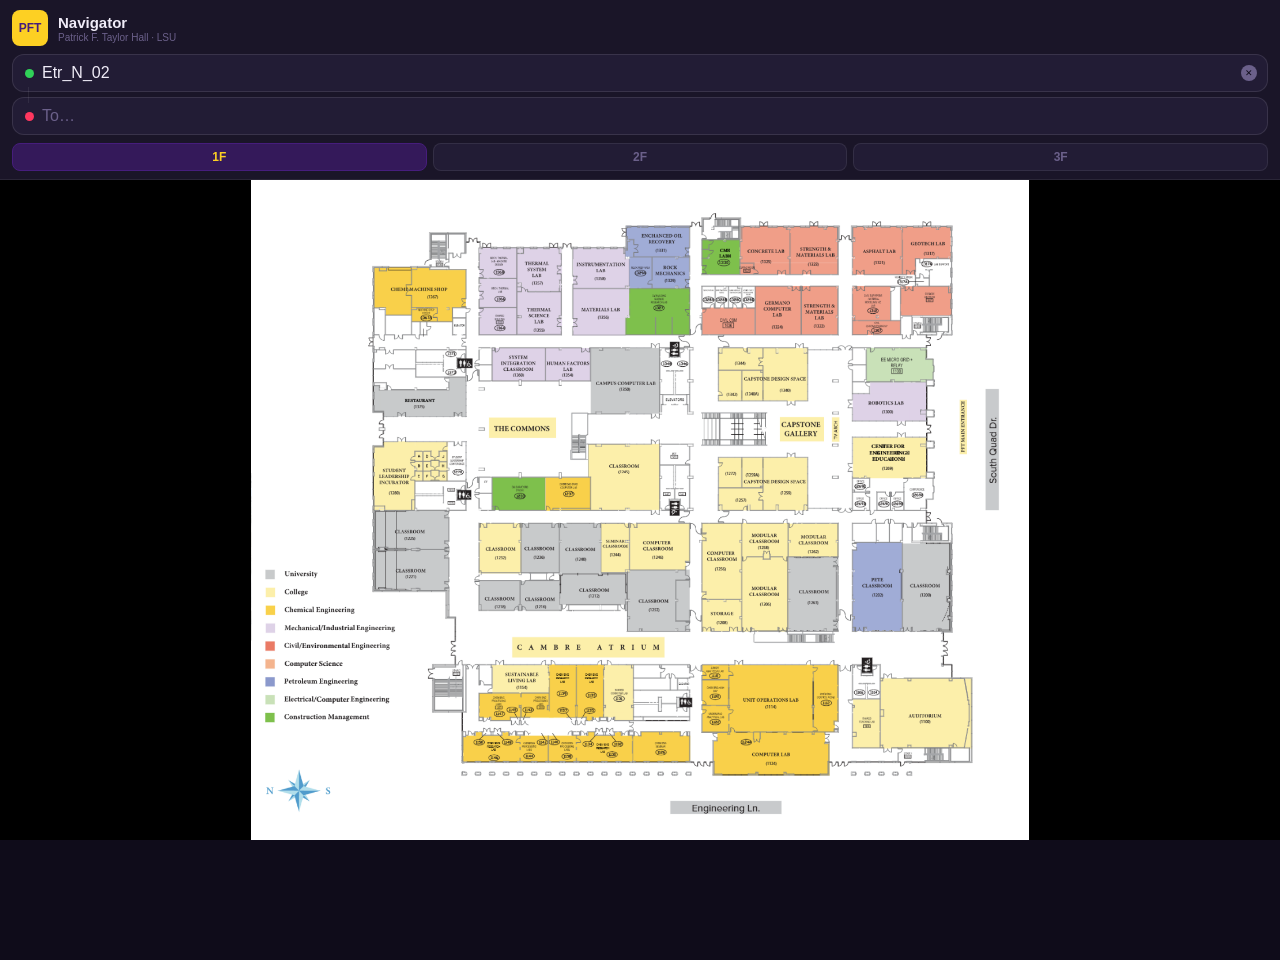
<file: CSC7700_HCI_PFTNavigator/index.html>
<!DOCTYPE html>
<html lang="en">
<head>
<meta charset="UTF-8">
<meta name="viewport" content="width=device-width, initial-scale=1.0, maximum-scale=1.0, user-scalable=no">
<title>PFT Navigator · LSU</title>
<style>
*, *::before, *::after { box-sizing: border-box; margin: 0; padding: 0; }
:root {
  --purple:#461D7C; --gold:#FDD023;
  --bg:#0F0C1A; --surf:#1A1528; --card:#221C35; --hover:#2C2445;
  --border:rgba(255,255,255,0.07);
  --t1:#F0ECF8; --t2:#A89DC0; --t3:#6B608A;
  --blue:#0a84ff; --red:#ff375f; --amber:#ff9f0a;
}
html,body { height:100%; overflow:hidden; background:var(--bg); color:var(--t1); font-family:-apple-system,BlinkMacSystemFont,'Segoe UI',sans-serif; }
#app { display:flex; flex-direction:column; height:100dvh; }

/* topbar */
#topbar { flex-shrink:0; z-index:10; background:var(--surf); border-bottom:1px solid var(--border); padding:10px 12px 8px; display:flex; flex-direction:column; gap:8px; position:relative; }
#hdr-row { display:flex; align-items:center; gap:10px; }
#hdr-badge { width:36px; height:36px; border-radius:8px; background:var(--gold); color:var(--purple); font-weight:800; font-size:12px; display:flex; align-items:center; justify-content:center; flex-shrink:0; }
#hdr-title { font-weight:700; font-size:15px; }
#hdr-sub   { font-size:10px; color:var(--t3); margin-top:1px; }

/* route fields */
.route-fields { display:flex; flex-direction:column; gap:5px; position:relative; }
.route-field {
  display:flex; align-items:center; gap:8px;
  background:var(--card); border:1.5px solid rgba(255,255,255,0.1);
  border-radius:12px; padding:0 10px 0 12px;
  transition:border-color .15s;
}
.route-field.active { border-color:rgba(253,208,35,0.5); }
.route-dot { width:9px; height:9px; border-radius:50%; flex-shrink:0; }
.dot-from { background:#30d158; }
.dot-to   { background:var(--red); }
.route-input {
  flex:1; padding:9px 0; background:transparent; border:none;
  color:var(--t1); font-size:16px; outline:none; appearance:none;
  min-width:0;
}
.route-input::placeholder { color:var(--t3); }
.route-field-clear {
  background:var(--t3); border:none; border-radius:50%;
  width:16px; height:16px; color:var(--bg); font-size:9px;
  cursor:pointer; display:none; align-items:center; justify-content:center; flex-shrink:0;
}
.route-field-clear.visible { display:flex; }
.route-connector {
  position:absolute; left:16px; top:calc(50% - 8px);
  width:1px; height:16px; background:var(--border);
}

/* results dropdown — shared, anchored to topbar */
#results-panel {
  position:absolute; left:12px; right:12px; top:calc(100% + 4px);
  background:var(--card); border:1px solid var(--border); border-radius:12px;
  overflow:hidden; max-height:300px; overflow-y:auto;
  z-index:100; display:none; box-shadow:0 8px 24px rgba(0,0,0,.6);
}
#results-panel.open { display:block; }
.result-section-label { padding:7px 14px 3px; font-size:10px; font-weight:700; letter-spacing:.5px; color:var(--t3); }
.result-item {
  padding:10px 14px; border-bottom:1px solid var(--border);
  cursor:pointer; display:flex; align-items:center; gap:10px;
}
.result-item:last-child { border-bottom:none; }
.result-item:active { background:var(--hover); }
.result-dot { width:9px; height:9px; border-radius:50%; flex-shrink:0; }
.result-info { flex:1; min-width:0; }
.result-room  { font-size:14px; font-weight:600; color:var(--t1); }
.result-label { font-size:11px; color:var(--t3); margin-top:1px; white-space:nowrap; overflow:hidden; text-overflow:ellipsis; }
.result-floor { font-size:10px; font-weight:700; color:var(--gold); background:rgba(253,208,35,.12); padding:2px 7px; border-radius:6px; white-space:nowrap; flex-shrink:0; }
.result-empty { padding:16px; color:var(--t3); text-align:center; font-size:13px; }

/* floor tabs */
#floor-tabs { display:flex; gap:6px; }
.ftab {
  flex:1; padding:6px 0; text-align:center;
  background:var(--card); border:1.5px solid rgba(255,255,255,.08);
  border-radius:8px; font-size:12px; font-weight:700; color:var(--t3);
  cursor:pointer; transition:all .15s;
}
.ftab.active { background:rgba(70,29,124,.6); border-color:var(--purple); color:var(--gold); }

/* map */
#map-area { flex:1; overflow:hidden; position:relative; background:#000; touch-action:none; }
#map-container { position:absolute; transform-origin:0 0; will-change:transform; }
#map-img { display:block; max-width:none; user-select:none; -webkit-user-drag:none; }
#path-canvas { position:absolute; top:0; left:0; pointer-events:none; }

/* banner */
#crossfloor-banner {
  position:absolute; bottom:0; left:0; right:0;
  background:rgba(255,159,10,.15); border-top:1px solid rgba(255,159,10,.35);
  color:var(--amber); font-size:12px; font-weight:500;
  text-align:center; padding:9px 16px; display:none; pointer-events:none;
}
#crossfloor-banner.visible { display:block; }

/* no route */
#no-route {
  position:absolute; top:50%; left:50%; transform:translate(-50%,-50%);
  background:rgba(34,28,53,.95); border:1px solid var(--border);
  border-radius:14px; padding:16px 22px; color:var(--t2);
  font-size:13px; display:none; pointer-events:none; z-index:20; text-align:center;
}

/* loading */
#loading {
  position:absolute; inset:0; background:var(--bg);
  display:flex; flex-direction:column; align-items:center; justify-content:center; gap:12px; z-index:50;
}
#loading.hidden { display:none; }
.spinner { width:30px; height:30px; border:3px solid var(--card); border-top-color:var(--gold); border-radius:50%; animation:spin .8s linear infinite; }
@keyframes spin { to { transform:rotate(360deg); } }
#loading p { color:var(--t3); font-size:13px; }

/* dest card */
#dest-card {
  flex-shrink:0; background:var(--surf); border-top:1px solid var(--border);
  transform:translateY(100%); transition:transform .28s cubic-bezier(.32,.72,0,1);
}
#dest-card.visible { transform:translateY(0); }
#dest-dept-bar { height:3px; border-radius:0; transition:background .2s; }
#dest-card-inner { display:flex; align-items:flex-start; justify-content:space-between; gap:12px; padding:12px 14px 14px; }
#dest-info { flex:1; min-width:0; }
#dest-room  { font-size:22px; font-weight:800; color:var(--t1); letter-spacing:-.5px; }
#dest-label { font-size:12px; color:var(--t2); margin-top:2px; }
#dest-floor { font-size:11px; color:var(--gold); margin-top:4px; font-weight:600; }
#btn-clear-dest {
  background:var(--card); border:1.5px solid rgba(255,255,255,.1);
  border-radius:10px; color:var(--t3); padding:6px 14px;
  font-size:13px; cursor:pointer; white-space:nowrap; flex-shrink:0;
}
#btn-clear-dest:active { border-color:var(--red); color:var(--red); }
</style>
</head>
<body>
<div id="app">
  <div id="topbar">
    <div id="hdr-row">
      <div id="hdr-badge">PFT</div>
      <div>
        <div id="hdr-title">Navigator</div>
        <div id="hdr-sub">Patrick F. Taylor Hall · LSU</div>
      </div>
    </div>
    <div class="route-fields">
      <div class="route-field" id="field-from">
        <div class="route-dot dot-from"></div>
        <input class="route-input" id="input-from" type="search" autocomplete="off" autocorrect="off" spellcheck="false" placeholder="From…">
        <button class="route-field-clear" id="clear-from" aria-label="Clear from">✕</button>
      </div>
      <div class="route-connector"></div>
      <div class="route-field" id="field-to">
        <div class="route-dot dot-to"></div>
        <input class="route-input" id="input-to" type="search" autocomplete="off" autocorrect="off" spellcheck="false" placeholder="To…">
        <button class="route-field-clear" id="clear-to" aria-label="Clear to">✕</button>
      </div>
    </div>
    <div id="results-panel"></div>
    <div id="floor-tabs">
      <div class="ftab active" data-floor="1">1F</div>
      <div class="ftab" data-floor="2">2F</div>
      <div class="ftab" data-floor="3">3F</div>
    </div>
  </div>

  <div id="map-area">
    <div id="map-container">
      <img id="map-img" alt="Floor map">
      <canvas id="path-canvas"></canvas>
    </div>
    <div id="crossfloor-banner"></div>
    <div id="no-route">No path found to this room</div>
    <div id="loading"><div class="spinner"></div><p>Loading…</p></div>
  </div>

  <div id="dest-card">
    <div id="dest-dept-bar"></div>
    <div id="dest-card-inner">
      <div id="dest-info">
        <div id="dest-room">—</div>
        <div id="dest-label"></div>
        <div id="dest-floor"></div>
      </div>
      <button id="btn-clear-dest">Clear</button>
    </div>
  </div>
</div>
<script src="apps.js" defer></script>
</body>
</html>
</file>
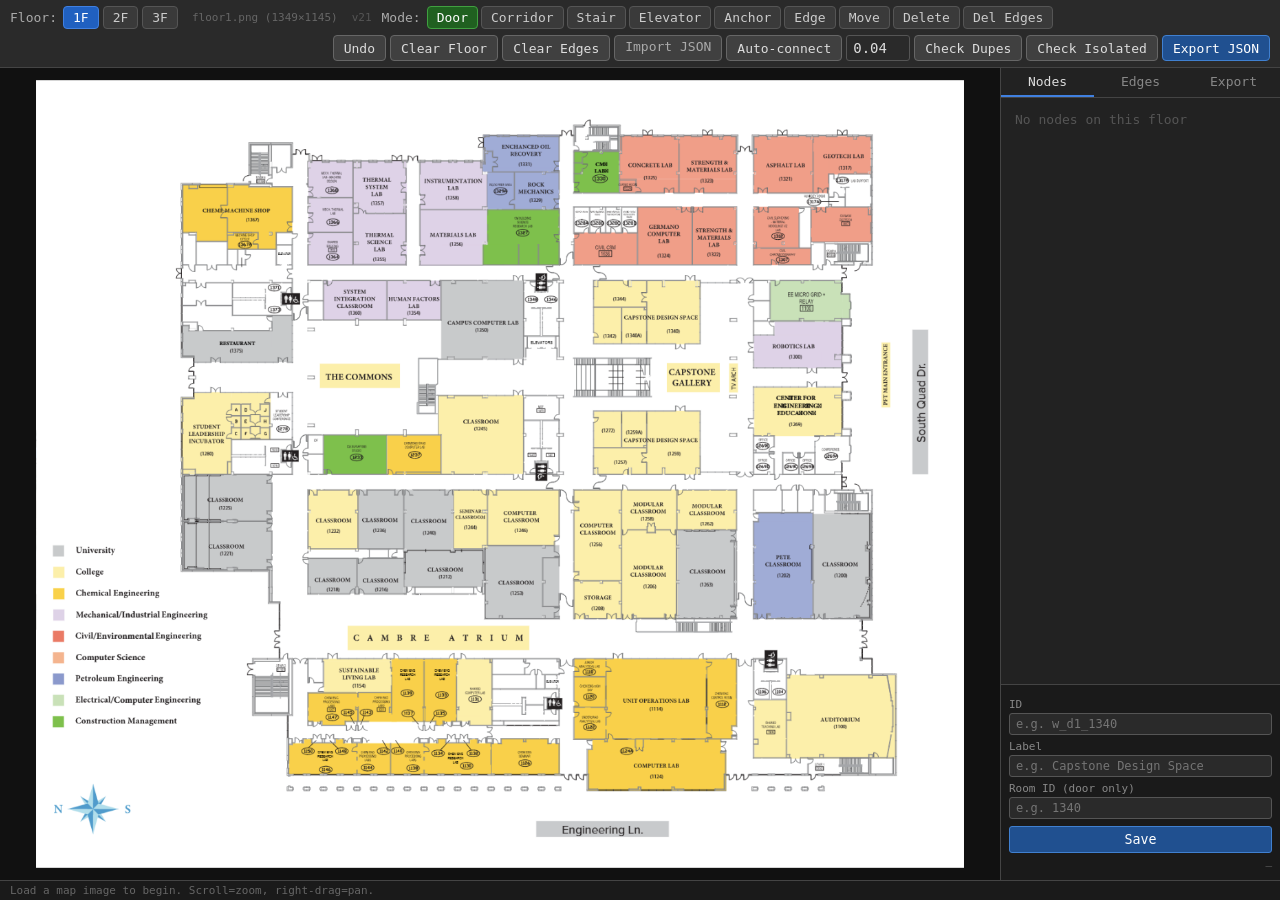
<file: CSC7700_HCI_PFTNavigator/annotate.html>
<!DOCTYPE html>
<html lang="en">
<head>
<meta charset="UTF-8">
<meta name="viewport" content="width=device-width, initial-scale=1.0">
<title>PFT Annotator v21</title>
<style>
* { box-sizing: border-box; margin: 0; padding: 0; }
body { font-family: monospace; font-size: 13px; background: #1a1a1a; color: #e0e0e0; height: 100vh; display: flex; flex-direction: column; overflow: hidden; }

#toolbar {
  display: flex; flex-wrap: wrap; gap: 6px; align-items: center;
  padding: 6px 10px; background: #2a2a2a; border-bottom: 1px solid #444; flex-shrink: 0;
}
#toolbar label { color: #aaa; }
.tab { padding: 3px 9px; border-radius: 4px; cursor: pointer; background: #3a3a3a; border: 1px solid #555; color: #ccc; }
.tab.active { background: #2060c0; border-color: #4080e0; color: #fff; }
.mode-btn { padding: 3px 9px; border-radius: 4px; cursor: pointer; background: #3a3a3a; border: 1px solid #555; color: #ccc; font-family: monospace; font-size: 13px; }
.mode-btn.active { background: #206020; border-color: #40a040; color: #fff; }
.mode-btn.del.active { background: #802020; border-color: #c04040; }
.action-btn { padding: 3px 10px; border-radius: 4px; cursor: pointer; background: #404040; border: 1px solid #666; color: #ddd; font-family: monospace; font-size: 13px; }
.action-btn.primary { background: #205090; border-color: #4080d0; color: #fff; }
#action-btns { margin-left: auto; display: flex; gap: 4px; }

#main { display: flex; flex: 1; overflow: hidden; }
#map-area { flex: 1; overflow: hidden; position: relative; background: #111; cursor: crosshair; }
#map-container { position: absolute; transform-origin: 0 0; }
#map-img { display: block; max-width: none; user-select: none; }
#overlay { position: absolute; top: 0; left: 0; pointer-events: none; }

#sidebar { width: 280px; background: #222; border-left: 1px solid #444; display: flex; flex-direction: column; flex-shrink: 0; overflow: hidden; }
#sidebar-tabs { display: flex; flex-shrink: 0; border-bottom: 1px solid #444; }
.stab { flex: 1; padding: 6px; text-align: center; cursor: pointer; color: #888; border-bottom: 2px solid transparent; }
.stab.active { color: #ddd; border-bottom-color: #4080e0; }

/* Each panel fills the sidebar — only one shown at a time */
.panel { display: none; flex: 1; flex-direction: column; overflow: hidden; }
.panel.active { display: flex; }

/* nodes panel */
#node-list { flex: 1; overflow-y: auto; padding: 6px; min-height: 0; }
.node-item { padding: 4px 6px; margin-bottom: 3px; border-radius: 3px; border: 1px solid #444; cursor: pointer; display: flex; align-items: center; gap: 6px; }
.node-item:hover { background: #2a2a2a; }
.node-item.selected { border-color: #4080e0; background: #1a2a40; }
.dot { width: 10px; height: 10px; border-radius: 50%; flex-shrink: 0; }
.dot-door { background: #378ADD; } .dot-corridor { background: #1D9E75; }
.dot-stair { background: #D85A30; } .dot-elevator { background: #9B59B6; }
.dot-anchor { background: #F39C12; }
.node-lbl { flex: 1; overflow: hidden; text-overflow: ellipsis; white-space: nowrap; }
.node-typ { color: #555; font-size: 11px; }

#node-form { padding: 8px; background: #1a1a1a; border-top: 1px solid #444; flex-shrink: 0; }
#node-form .fl { color: #888; font-size: 11px; margin: 5px 0 2px; display: block; }
#node-form input { width: 100%; padding: 3px 6px; background: #2a2a2a; border: 1px solid #555; color: #ddd; border-radius: 3px; font-family: monospace; font-size: 12px; }
#btn-save-node { margin-top: 7px; width: 100%; padding: 5px; background: #205090; border: 1px solid #4080d0; color: #fff; border-radius: 3px; cursor: pointer; font-family: monospace; }

/* edges panel */
#edge-list { padding: 6px; overflow-y: auto; }
.edge-header { color: #666; font-size: 11px; padding: 4px 2px 6px; }
.edge-item { padding: 3px 6px; margin-bottom: 3px; border-radius: 3px; border: 1px solid #444; font-size: 12px; display: flex; justify-content: space-between; align-items: center; }
.edge-del { color: #c04040; cursor: pointer; padding: 0 4px; }
.edge-del:hover { color: #ff6060; }

/* export panel */
#panel-export { padding: 8px; overflow-y: auto; }
#export-area { width: 100%; height: 180px; background: #111; border: 1px solid #444; color: #8fc; font-family: monospace; font-size: 11px; padding: 6px; resize: none; border-radius: 3px; }
#rooms-area { width: 100%; height: 130px; background: #111; border: 1px solid #444; color: #8cf; font-family: monospace; font-size: 11px; padding: 6px; resize: none; border-radius: 3px; margin-top: 4px; }
.exp-lbl { color: #888; font-size: 11px; margin: 8px 0 3px; }

#status { padding: 3px 10px; background: #1a1a1a; border-top: 1px solid #444; color: #666; font-size: 11px; flex-shrink: 0; }
</style>
</head>
<body>

<div id="toolbar">
  <label>Floor:</label>
  <div style="display:flex;gap:4px" id="floor-tabs">
    <div class="tab active" data-floor="1">1F</div>
    <div class="tab" data-floor="2">2F</div>
    <div class="tab" data-floor="3">3F</div>
  </div>
  <span id="img-status" style="color:#666;font-size:11px;margin-left:8px">Loading floor 1…</span>
  <span style="color:#555;font-size:11px;margin-left:8px">v21</span>
  <label style="margin-left:4px">Mode:</label>
  <div style="display:flex;gap:3px">
    <button class="mode-btn active" data-mode="door">Door</button>
    <button class="mode-btn" data-mode="corridor">Corridor</button>
    <button class="mode-btn" data-mode="stair">Stair</button>
    <button class="mode-btn" data-mode="elevator">Elevator</button>
    <button class="mode-btn" data-mode="anchor">Anchor</button>
    <button class="mode-btn" data-mode="edge">Edge</button>
    <button class="mode-btn" data-mode="move">Move</button>
    <button class="mode-btn del" data-mode="delete">Delete</button>
    <button class="mode-btn del" data-mode="deledge">Del Edges</button>
  </div>
  <div id="action-btns">
    <button class="action-btn" id="btn-undo">Undo</button>
    <button class="action-btn" id="btn-clear">Clear Floor</button>
    <button class="action-btn" id="btn-clear-edges">Clear Edges</button>
    <label class="action-btn" style="cursor:pointer">Import JSON<input type="file" id="json-upload" accept=".json" style="display:none"></label>
    <button class="action-btn" id="btn-autoconnect">Auto-connect</button>
    <input type="number" id="thresh-cc" value="0.04" step="0.005" min="0.005" max="0.2" style="width:64px;padding:4px 6px;background:#2a2a2a;border:1px solid #555;color:#ddd;border-radius:3px;font-family:monospace;font-size:14px" title="max distance (all types)">
    <button class="action-btn" id="btn-check-dupes">Check Dupes</button>
    <button class="action-btn" id="btn-check-isolated">Check Isolated</button>
    <button class="action-btn primary" id="btn-export">Export JSON</button>
  </div>
</div>

<div id="main">
  <div id="map-area">
    <div id="map-container">
      <img id="map-img" src="" alt="">
      <canvas id="overlay"></canvas>
    </div>
  </div>

  <div id="sidebar">
    <div id="sidebar-tabs">
      <div class="stab active" data-panel="nodes">Nodes</div>
      <div class="stab" data-panel="edges">Edges</div>
      <div class="stab" data-panel="export">Export</div>
    </div>

    <div id="panel-nodes" class="panel active">
      <div id="node-list"></div>
      <div id="node-form">
        <span class="fl">ID</span><input id="form-id" placeholder="e.g. w_d1_1340">
        <span class="fl">Label</span><input id="form-label" placeholder="e.g. Capstone Design Space">
        <span class="fl">Room ID (door only)</span><input id="form-room" placeholder="e.g. 1340">
        <button id="btn-save-node">Save</button>
        <div id="coord-display" style="margin-top:6px;text-align:right;color:#555;font-size:11px">—</div>
      </div>
    </div>

    <div id="panel-edges" class="panel">
      <div id="edge-list"></div>
    </div>

    <div id="panel-export" class="panel">
      <div class="exp-lbl">graph.json</div>
      <textarea id="export-area" readonly></textarea>
      <button class="action-btn primary" id="btn-dl-graph" style="width:100%;margin-top:5px">Download graph.json</button>
      <button class="action-btn primary" id="btn-dl-rooms" style="width:100%;margin-top:5px">Download rooms.json</button>
      <div class="exp-lbl">rooms.json template</div>
      <textarea id="rooms-area" readonly></textarea>
    </div>
  </div>
</div>

<div id="status">Load a map image to begin. Scroll=zoom, right-drag=pan.</div>

<script>
const COLORS = {door:'#378ADD',corridor:'#1D9E75',stair:'#D85A30',elevator:'#9B59B6',anchor:'#F39C12'};
const RADIUS  = {door:7,corridor:5,stair:10,elevator:10,anchor:9};

const S = {
  floor:1, mode:'door',
  nodes:{1:[],2:[],3:[]}, edges:{1:[],2:[],3:[]},
  sel:null, edgeStart:null,
  scale:1, panX:0, panY:0, imgW:1, imgH:1,
  history:[], moveDrag:false, moveNode:null,
};

const $ = id => document.getElementById(id);
const mapImg   = $('map-img');
const canvas   = $('overlay');
const ctx      = canvas.getContext('2d');
const mapArea  = $('map-area');
const mapCont  = $('map-container');
const nodeList = $('node-list');
const edgeList = $('edge-list');

// ── Panel switching ────────────────────────────────────────────
function showPanel(name) {
  document.querySelectorAll('.panel').forEach(p => p.classList.remove('active'));
  $('panel-'+name).classList.add('active');
  document.querySelectorAll('.stab').forEach(t => t.classList.remove('active'));
  document.querySelector(`.stab[data-panel="${name}"]`).classList.add('active');
}

$('sidebar-tabs').addEventListener('click', e => {
  const tab = e.target.closest('.stab');
  if (!tab) return;
  const name = tab.dataset.panel;
  showPanel(name);
  if (name === 'nodes') renderNodeList();
  else if (name === 'edges') renderEdgeList();
  else buildExport();
});

// ── Floor tabs ─────────────────────────────────────────────────
$('floor-tabs').addEventListener('click', e => {
  const tab = e.target.closest('.tab');
  if (!tab) return;
  document.querySelectorAll('#floor-tabs .tab').forEach(t => t.classList.remove('active'));
  tab.classList.add('active');
  S.floor = +tab.dataset.floor;
  S.sel = null; S.edgeStart = null;
  loadFloorImg(S.floor, () => { renderNodeList(); renderEdgeList(); redraw(); });
  st(`Floor ${S.floor} — ${S.nodes[S.floor].length} nodes`);
});

// ── Mode buttons ───────────────────────────────────────────────
document.querySelectorAll('.mode-btn').forEach(btn => {
  btn.addEventListener('click', () => {
    document.querySelectorAll('.mode-btn').forEach(b => b.classList.remove('active'));
    btn.classList.add('active');
    S.mode = btn.dataset.mode;
    S.edgeStart = null; redraw();
  });
});

// ── Image ──────────────────────────────────────────────────────
const FLOOR_IMGS = { 1:'./assets/floor1.png', 2:'./assets/floor2.png', 3:'./assets/floor3.png' };

function loadFloorImg(floor, onDone) {
  const src = FLOOR_IMGS[floor];
  const statusEl = $('img-status');
  if (statusEl) statusEl.textContent = `Loading floor ${floor}…`;
  mapImg.onload = () => {
    S.imgW = mapImg.naturalWidth; S.imgH = mapImg.naturalHeight;
    canvas.width = S.imgW; canvas.height = S.imgH;
    const aw = mapArea.clientWidth, ah = mapArea.clientHeight;
    S.scale = Math.min(aw/S.imgW, ah/S.imgH) * 0.97;
    S.panX = (aw - S.imgW*S.scale)/2; S.panY = (ah - S.imgH*S.scale)/2;
    applyT(); redraw();
    if (statusEl) statusEl.textContent = `floor${floor}.png (${S.imgW}×${S.imgH})`;
    if (onDone) onDone();
  };
  mapImg.onerror = () => {
    if (statusEl) statusEl.textContent = `floor${floor}.png not found`;
    st(`Could not load ${src} — check assets/ folder`);
  };
  mapImg.src = src;
}

function applyT() {
  mapCont.style.transform = `translate(${S.panX}px,${S.panY}px) scale(${S.scale})`;
  mapCont.style.transformOrigin = '0 0';
}
function s2n(sx,sy) {
  const r = mapArea.getBoundingClientRect();
  return { nx:((sx-r.left)-S.panX)/S.scale/S.imgW, ny:((sy-r.top)-S.panY)/S.scale/S.imgH };
}
function n2c(nx,ny) { return {x:nx*S.imgW, y:ny*S.imgH}; }
function hitNode(nx,ny) {
  const nodes = S.nodes[S.floor];
  for (let i=nodes.length-1; i>=0; i--) {
    const n=nodes[i], dx=(n.nx-nx)*S.imgW, dy=(n.ny-ny)*S.imgH;
    if (dx*dx+dy*dy < (RADIUS[n.type]+5)**2) return n;
  }
  return null;
}

// ── Pointer events ─────────────────────────────────────────────
mapArea.addEventListener('pointerdown', e => {
  if (e.button===2) return;
  const {nx,ny} = s2n(e.clientX, e.clientY);
  if (S.mode==='move')   { const h=hitNode(nx,ny); if(h){S.moveDrag=true;S.moveNode=h;selectNode(h);} return; }
  if (S.mode==='delete') { const h=hitNode(nx,ny); if(h) delNode(h); return; }
  if (S.mode==='deledge') {
    const h=hitNode(nx,ny); if(!h) return;
    const before = S.edges[S.floor].length;
    pushH();
    S.edges[S.floor] = S.edges[S.floor].filter(([a,b]) => a!==h.id && b!==h.id);
    const removed = before - S.edges[S.floor].length;
    renderEdgeList(); redraw();
    st(`Removed ${removed} edge${removed!==1?'s':''} from "${h.id}"`);
    return;
  }
  if (S.mode==='edge') {
    const h=hitNode(nx,ny); if(!h) return;
    if (!S.edgeStart) { S.edgeStart=h; redraw(); st(`Edge from "${h.id}" — click target`); }
    else { if(S.edgeStart.id!==h.id) addEdge(S.edgeStart.id,h.id); S.edgeStart=null; redraw(); }
    return;
  }
  if (nx<0||nx>1||ny<0||ny>1) return;
  pushH();
  const id=mkId(S.mode);
  const node={id,type:S.mode,floor:S.floor,nx,ny,label:'',roomId:''};
  S.nodes[S.floor].push(node);
  selectNode(node); renderNodeList(); redraw();
  st(`Placed ${S.mode} "${id}"`);
});

mapArea.addEventListener('pointermove', e => {
  if (S.moveDrag && S.moveNode) {
    const {nx,ny}=s2n(e.clientX,e.clientY);
    S.moveNode.nx=Math.max(0,Math.min(1,nx)); S.moveNode.ny=Math.max(0,Math.min(1,ny));
    redraw();
  }
  if (S.mode==='edge' && S.edgeStart) redraw(e);
});

mapArea.addEventListener('pointerup', () => {
  if (S.moveDrag) {
    $('coord-display').textContent=`nx=${S.moveNode.nx.toFixed(4)}  ny=${S.moveNode.ny.toFixed(4)}`;
  st(`Moved "${S.moveNode.id}" → (${S.moveNode.nx.toFixed(4)},${S.moveNode.ny.toFixed(4)})`);
    S.moveDrag=false; S.moveNode=null;
  }
});

// pan
let panSt=null, panOr=null;
mapArea.addEventListener('mousedown', e => { if(e.button!==2)return; panSt={x:e.clientX,y:e.clientY}; panOr={x:S.panX,y:S.panY}; });
mapArea.addEventListener('contextmenu', e=>e.preventDefault());
window.addEventListener('mousemove', e => { if(!panSt)return; S.panX=panOr.x+e.clientX-panSt.x; S.panY=panOr.y+e.clientY-panSt.y; applyT(); });
window.addEventListener('mouseup', e => { if(e.button===2) panSt=null; });
mapArea.addEventListener('wheel', e => {
  e.preventDefault(); const f=e.deltaY<0?1.1:0.91;
  const r=mapArea.getBoundingClientRect(), cx=e.clientX-r.left, cy=e.clientY-r.top;
  S.panX=cx-(cx-S.panX)*f; S.panY=cy-(cy-S.panY)*f; S.scale*=f; applyT();
},{passive:false});

let lastT=null;
mapArea.addEventListener('touchstart',e=>{lastT=tc(e);},{passive:true});
mapArea.addEventListener('touchmove',e=>{
  e.preventDefault(); const cur=tc(e);
  if(cur.length===1&&lastT?.length===1){S.panX+=cur[0].x-lastT[0].x;S.panY+=cur[0].y-lastT[0].y;}
  else if(cur.length>=2&&lastT?.length>=2){
    const pd=hd(lastT[0],lastT[1]),cd=hd(cur[0],cur[1]),f=cd/pd;
    const r=mapArea.getBoundingClientRect();
    const cx=(cur[0].x+cur[1].x)/2-r.left,cy=(cur[0].y+cur[1].y)/2-r.top;
    S.panX=cx-(cx-S.panX)*f; S.panY=cy-(cy-S.panY)*f; S.scale*=f;
    S.panX+=(cur[0].x+cur[1].x)/2-(lastT[0].x+lastT[1].x)/2;
    S.panY+=(cur[0].y+cur[1].y)/2-(lastT[0].y+lastT[1].y)/2;
  }
  lastT=cur; applyT();
},{passive:false});
mapArea.addEventListener('touchend',()=>{lastT=null;});
function tc(e){return Array.from(e.touches).map(t=>({x:t.clientX,y:t.clientY}));}
function hd(a,b){return Math.hypot(b.x-a.x,b.y-a.y);}

// ── Node ops ───────────────────────────────────────────────────
const ctrs={};
function mkId(type){ctrs[type]=(ctrs[type]||0)+1;return `w_${type[0]}${S.floor}_${ctrs[type]}`;}
function syncCtrs() {
  // After import: advance counters past all existing node ids so new nodes never collide
  // id format: w_{typeChar}{floor}_{n}  e.g. w_d1_7, w_c2_13
  [1,2,3].flatMap(f => S.nodes[f]).forEach(n => {
    const m = n.id.match(/^w_([a-z]+)\d+_(\d+)$/);
    if (!m) return;
    // match type by first char of type name
    const typeChar = m[1][0];
    const num = parseInt(m[2]);
    const type = Object.keys(ctrs).find(t => t[0]===typeChar)
               || ['door','corridor','stair','elevator','anchor'].find(t => t[0]===typeChar);
    if (type) ctrs[type] = Math.max(ctrs[type]||0, num);
  });
}

function delNode(n) {
  pushH();
  S.nodes[S.floor]=S.nodes[S.floor].filter(x=>x.id!==n.id);
  S.edges[S.floor]=S.edges[S.floor].filter(([a,b])=>a!==n.id&&b!==n.id);
  if(S.sel?.id===n.id) S.sel=null;
  renderNodeList(); renderEdgeList(); redraw(); st(`Deleted "${n.id}"`);
}

function addEdge(aid,bid) {
  if(S.edges[S.floor].some(([a,b])=>(a===aid&&b===bid)||(a===bid&&b===aid))){st('Edge exists');return;}
  pushH(); S.edges[S.floor].push([aid,bid]); renderEdgeList(); st(`${aid} ↔ ${bid}`);
}

function selectNode(n) {
  S.sel=n;
  $('form-id').value=n.id; $('form-label').value=n.label||''; $('form-room').value=n.roomId||'';
  $('coord-display').textContent=`nx=${n.nx.toFixed(4)}  ny=${n.ny.toFixed(4)}`;
  renderNodeList();
}

$('btn-save-node').addEventListener('click',()=>{
  if(!S.sel) return;
  const newId=$('form-id').value.trim(), oldId=S.sel.id;
  if(newId&&newId!==oldId){
    S.edges[S.floor]=S.edges[S.floor].map(([a,b])=>[a===oldId?newId:a,b===oldId?newId:b]);
    S.sel.id=newId;
  }
  S.sel.label=$('form-label').value.trim(); S.sel.roomId=$('form-room').value.trim();
  renderNodeList(); redraw(); st(`Saved "${S.sel.id}"`);
});

// ── History ────────────────────────────────────────────────────
function pushH(){S.history.push(JSON.stringify({n:S.nodes,e:S.edges}));if(S.history.length>60)S.history.shift();}
$('btn-undo').addEventListener('click',()=>{
  if(!S.history.length) return;
  const p=JSON.parse(S.history.pop()); S.nodes=p.n; S.edges=p.e; S.sel=null;
  renderNodeList(); renderEdgeList(); redraw(); st('Undo');
});
$('btn-clear').addEventListener('click',()=>{
  if(!confirm(`Clear floor ${S.floor}?`)) return;
  pushH(); S.nodes[S.floor]=[]; S.edges[S.floor]=[]; S.sel=null;
  renderNodeList(); renderEdgeList(); redraw();
});
$('btn-clear-edges').addEventListener('click',()=>{
  if(!S.edges[S.floor].length) { st('No edges on this floor'); return; }
  if(!confirm(`Delete all ${S.edges[S.floor].length} edges on floor ${S.floor}?`)) return;
  pushH(); S.edges[S.floor]=[];
  renderEdgeList(); redraw();
  st(`Cleared all edges on floor ${S.floor}`);
});

// ── Draw ───────────────────────────────────────────────────────
function redraw(moveEvt) {
  ctx.clearRect(0,0,canvas.width,canvas.height);
  const nodes=S.nodes[S.floor], edges=S.edges[S.floor];
  const nm=Object.fromEntries(nodes.map(n=>[n.id,n]));

  ctx.strokeStyle='rgba(255,230,50,0.6)'; ctx.lineWidth=2;
  edges.forEach(([a,b])=>{
    const na=nm[a],nb=nm[b]; if(!na||!nb) return;
    const pa=n2c(na.nx,na.ny),pb=n2c(nb.nx,nb.ny);
    ctx.beginPath(); ctx.moveTo(pa.x,pa.y); ctx.lineTo(pb.x,pb.y); ctx.stroke();
  });

  if(S.edgeStart && moveEvt) {
    const pa=n2c(S.edgeStart.nx,S.edgeStart.ny);
    const {nx,ny}=s2n(moveEvt.clientX,moveEvt.clientY), pb=n2c(nx,ny);
    ctx.strokeStyle='rgba(255,200,0,0.8)'; ctx.setLineDash([6,4]); ctx.lineWidth=1.5;
    ctx.beginPath(); ctx.moveTo(pa.x,pa.y); ctx.lineTo(pb.x,pb.y); ctx.stroke();
    ctx.setLineDash([]);
  }

  nodes.forEach(n=>{
    const {x,y}=n2c(n.nx,n.ny), r=RADIUS[n.type]||6;
    ctx.beginPath(); ctx.arc(x,y,r,0,Math.PI*2);
    ctx.fillStyle=COLORS[n.type]||'#888'; ctx.fill();
    if(S.sel?.id===n.id||S.edgeStart?.id===n.id){
      ctx.beginPath(); ctx.arc(x,y,r+4,0,Math.PI*2);
      ctx.strokeStyle='#fff'; ctx.lineWidth=2; ctx.stroke();
    }
    // Labels: door shows roomId, stair/elevator/anchor show short id, corridor silent
    let lbl = '';
    if (n.type==='door' && n.roomId) lbl = n.roomId;
    else if (n.type==='stair' || n.type==='elevator' || n.type==='anchor') lbl = n.id.replace(/^w_/,'').slice(0,10);
    // Always show label for selected node
    if (S.sel?.id===n.id) lbl = n.roomId || n.id;
    if(lbl){
      ctx.font='bold 10px monospace'; ctx.textAlign='center';
      ctx.fillStyle='#fff'; ctx.strokeStyle='rgba(0,0,0,0.7)';
      ctx.lineWidth=2; ctx.strokeText(lbl,x,y-r-3); ctx.fillText(lbl,x,y-r-3);
    }
  });
}

// ── Render lists ───────────────────────────────────────────────
const TYPE_ORDER = {stair:0, elevator:1, anchor:2, door:3, corridor:4};
function renderNodeList() {
  const nodes = [...S.nodes[S.floor]].sort((a,b) => {
    const td = (TYPE_ORDER[a.type]??9) - (TYPE_ORDER[b.type]??9);
    if (td !== 0) return td;
    return a.id.localeCompare(b.id, undefined, {numeric:true, sensitivity:'base'});
  });
  nodeList.innerHTML = nodes.length===0
    ? '<div style="color:#555;padding:8px">No nodes on this floor</div>'
    : nodes.map(n=>`
      <div class="node-item${S.sel?.id===n.id?' selected':''}" data-id="${n.id}">
        <div class="dot dot-${n.type}"></div>
        <div class="node-lbl">${n.label||n.id}</div>
        <div class="node-typ">${n.type}</div>
      </div>`).join('');
  nodeList.querySelectorAll('.node-item').forEach(el=>{
    el.addEventListener('click',()=>{
      const n=S.nodes[S.floor].find(x=>x.id===el.dataset.id);
      if(n){selectNode(n);redraw();}
    });
  });
}

function renderEdgeList() {
  const edges=S.edges[S.floor];
  edgeList.innerHTML=`<div class="edge-header">${edges.length} edges — floor ${S.floor}</div>`
    +(edges.length===0
      ? '<div style="color:#555;padding:4px 6px">No edges yet</div>'
      : edges.map(([a,b],i)=>`
        <div class="edge-item">
          <span>${a} ↔ ${b}</span>
          <span class="edge-del" data-i="${i}">✕</span>
        </div>`).join(''));
  edgeList.querySelectorAll('.edge-del').forEach(el=>{
    el.addEventListener('click',()=>{pushH();S.edges[S.floor].splice(+el.dataset.i,1);renderEdgeList();redraw();});
  });
}

// ── Import ─────────────────────────────────────────────────────
$('json-upload').addEventListener('change',e=>{
  const file=e.target.files[0]; if(!file) return;
  const reader=new FileReader();
  reader.onload=ev=>{
    try {
      const raw=JSON.parse(ev.target.result);
      if(!Array.isArray(raw)){alert('Expected JSON array');return;}
      pushH();
      S.nodes={1:[],2:[],3:[]}; S.edges={1:[],2:[],3:[]};
      const floorOf={};
      raw.forEach(n=>{if([1,2,3].includes(n.floor)) floorOf[n.id]=n.floor;});
      raw.forEach(n=>{
        const f=n.floor; if(![1,2,3].includes(f)) return;
        S.nodes[f].push({id:n.id,type:n.type||'corridor',floor:f,nx:n.nx,ny:n.ny,
          label:n.label||'',roomId:n.roomId||'',...(n.shaftId?{shaftId:n.shaftId}:{})});
      });
      const seen={1:new Set(),2:new Set(),3:new Set()};
      raw.forEach(n=>{
        const f=n.floor; if(![1,2,3].includes(f)) return;
        (n.edges||[]).forEach(nb=>{
          if(floorOf[nb]!==f) return;
          const k=[n.id,nb].sort().join('|');
          if(!seen[f].has(k)){seen[f].add(k);S.edges[f].push([n.id,nb]);}
        });
      });
      syncCtrs();
      S.sel=null; S.edgeStart=null;
      renderNodeList(); renderEdgeList(); redraw();
      st('Imported — '+[1,2,3].map(f=>`${f}F:${S.nodes[f].length}n/${S.edges[f].length}e`).join(' '));
    } catch(err){alert('Parse error: '+err.message);}
  };
  reader.readAsText(file); e.target.value='';
});

// ── Export ─────────────────────────────────────────────────────
$('btn-export').addEventListener('click',()=>{buildExport();showPanel('export');});

$('btn-check-isolated').addEventListener('click',()=>{
  const allNodes = [1,2,3].flatMap(f => S.nodes[f]);
  const isolated = allNodes.filter(n => {
    // Check edges in STATE (not yet exported)
    const floorEdges = S.edges[n.floor] || [];
    const hasEdge = floorEdges.some(([a,b]) => a===n.id || b===n.id);
    return !hasEdge;
  });
  if (!isolated.length) {
    st('No isolated nodes found');
    return;
  }
  // Group by floor
  const byFloor = {1:[],2:[],3:[]};
  isolated.forEach(n => byFloor[n.floor].push(n.id));
  const summary = [1,2,3]
    .filter(f => byFloor[f].length)
    .map(f => `Floor ${f}: ${byFloor[f].join(', ')}`)
    .join('\n');
  st(`Isolated nodes (${isolated.length}): ${isolated.map(n=>n.id).join(', ')}`);
  alert(`${isolated.length} isolated node(s) with no edges:\n\n${summary}`);
});

$('btn-check-dupes').addEventListener('click',()=>{
  const allNodes = [1,2,3].flatMap(f => S.nodes[f]);
  const seen = {};
  const dupes = [];
  allNodes.forEach(n => {
    if (seen[n.id]) dupes.push(n.id);
    else seen[n.id] = true;
  });
  if (dupes.length === 0) {
    st('No duplicate IDs found across all floors');
  } else {
    st(`Duplicate IDs (${dupes.length}): ${dupes.join(', ')}`);
    alert('Duplicate node IDs found:\n\n' + dupes.join('\n') + '\n\nRename them in the node form before exporting.');
  }
});
function dlJson(text, filename) {
  const a = document.createElement('a');
  a.href = URL.createObjectURL(new Blob([text], {type:'application/json'}));
  a.download = filename; a.click(); URL.revokeObjectURL(a.href);
}
$('btn-dl-graph').addEventListener('click', () => { buildExport(); dlJson($('export-area').value, 'graph.json'); st('Downloaded graph.json'); });
$('btn-dl-rooms').addEventListener('click', () => { buildExport(); dlJson($('rooms-area').value, 'rooms.json'); st('Downloaded rooms.json'); });

function buildExport() {
  const all=[1,2,3].flatMap(f=>S.nodes[f].map(n=>JSON.parse(JSON.stringify(n))));
  const nm=Object.fromEntries(all.map(n=>[n.id,n]));
  all.forEach(n=>n.edges=[]);
  [1,2,3].forEach(f=>S.edges[f].forEach(([a,b])=>{if(nm[a])nm[a].edges.push(b);if(nm[b])nm[b].edges.push(a);}));
  $('export-area').value=JSON.stringify(all,null,2);
  $('rooms-area').value=JSON.stringify(
    all.filter(n=>n.type==='door'&&n.label)
       .map(n=>({id:n.roomId||n.id,floor:n.floor,label:n.label||n.roomId||n.id,doorNode:n.id,keywords:[n.roomId,n.label].filter(Boolean)})),
    null,2);
}

// ── Auto-connect ───────────────────────────────────────────────
$('btn-autoconnect').addEventListener('click', () => autoConnect());

function autoConnect() {
  const nodes = S.nodes[S.floor];
  if (nodes.length < 2) { st('No nodes to connect'); return; }
  const th = parseFloat($('thresh-cc').value) || 0.04;
  const CORRIDOR_TYPES = new Set(['corridor','stair','elevator','anchor']);
  pushH();
  let added = 0;
  const existing = new Set(S.edges[S.floor].map(([a,b]) => [a,b].sort().join('|')));
  for (let i = 0; i < nodes.length; i++) {
    for (let j = i+1; j < nodes.length; j++) {
      const a = nodes[i], b = nodes[j];
      if (a.type==='door' && b.type==='door') continue;
      if (a.type==='door' || b.type==='door') {
        const other = a.type==='door' ? b : a;
        if (!CORRIDOR_TYPES.has(other.type)) continue;
      }
      const dx=a.nx-b.nx, dy=a.ny-b.ny;
      if (dx*dx+dy*dy > th*th) continue;
      const key=[a.id,b.id].sort().join('|');
      if (!existing.has(key)) { existing.add(key); S.edges[S.floor].push([a.id,b.id]); added++; }
    }
  }
  renderEdgeList(); redraw();
  st(`Auto-connect: +${added} edges (thresh=${th})`);
}

function st(msg){$('status').textContent=msg;}

renderNodeList();
renderEdgeList();
loadFloorImg(1);
</script>
</body>
</html>
</file>
